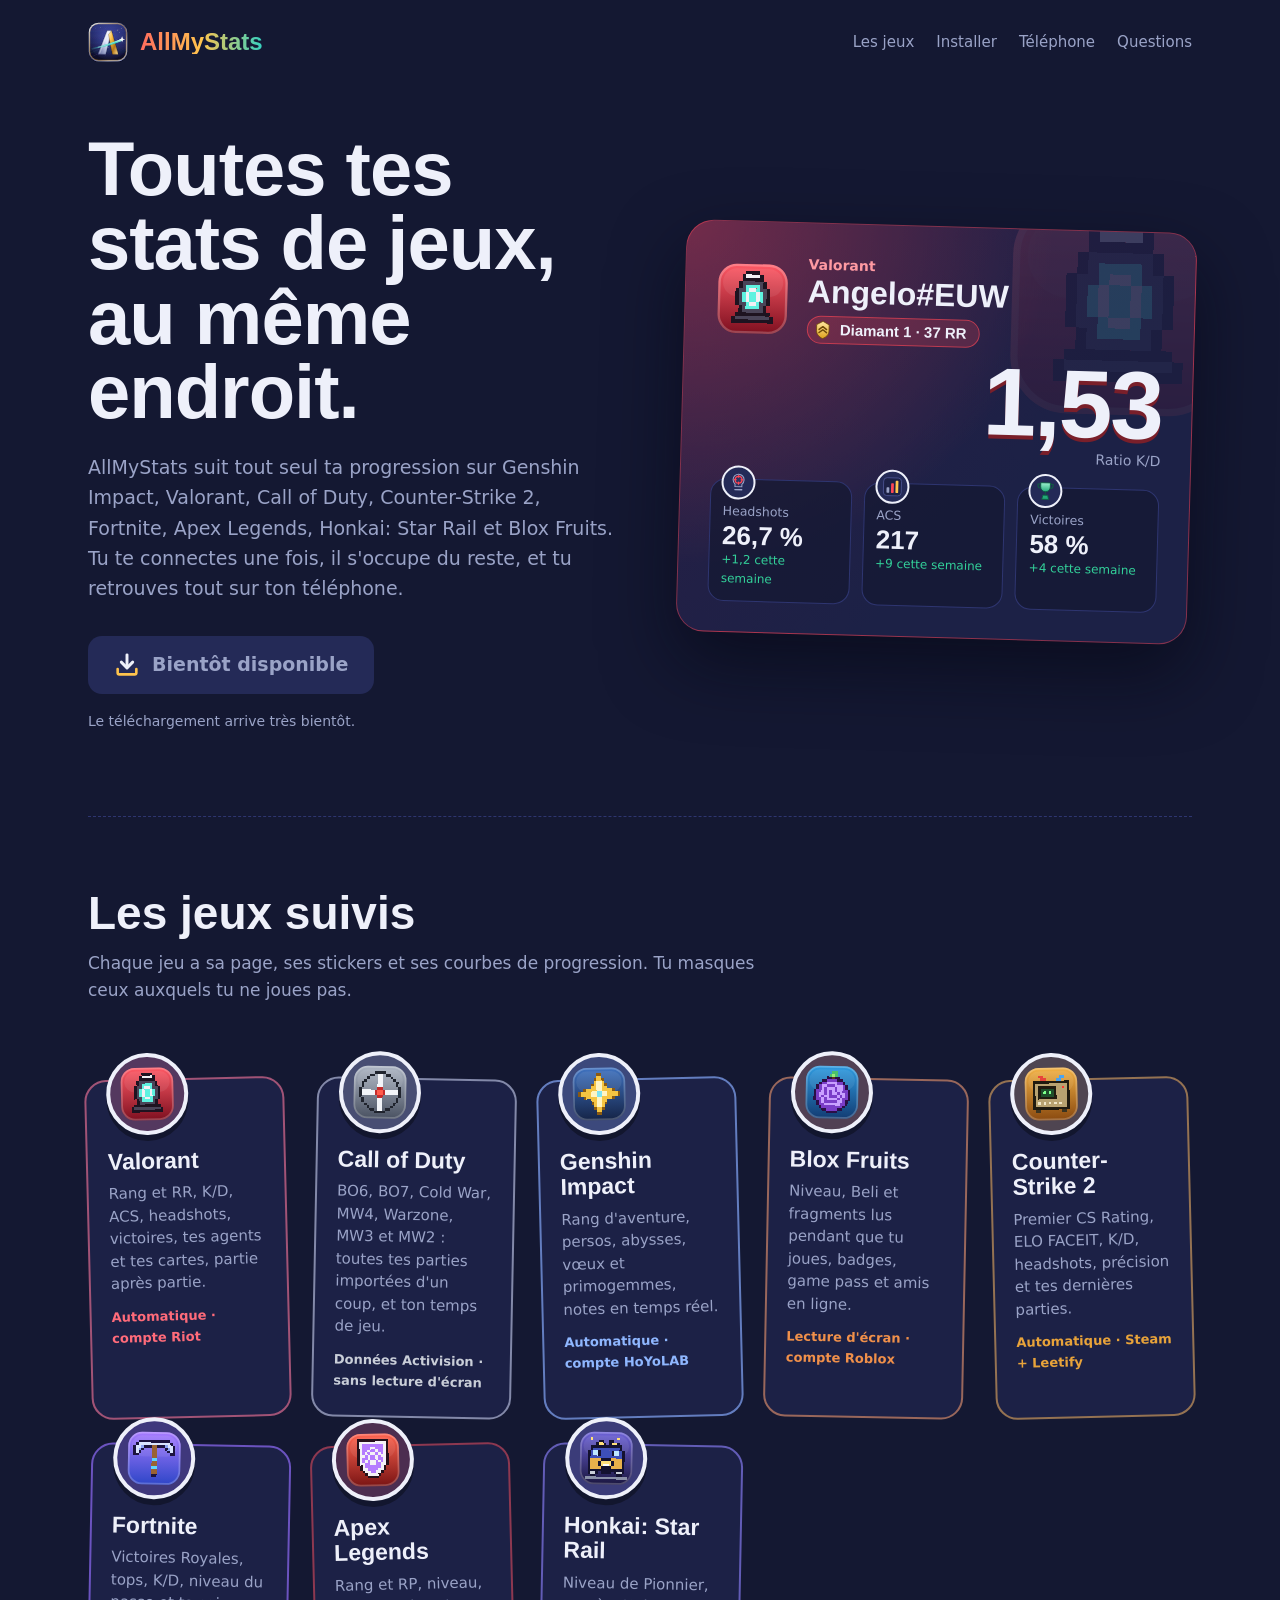
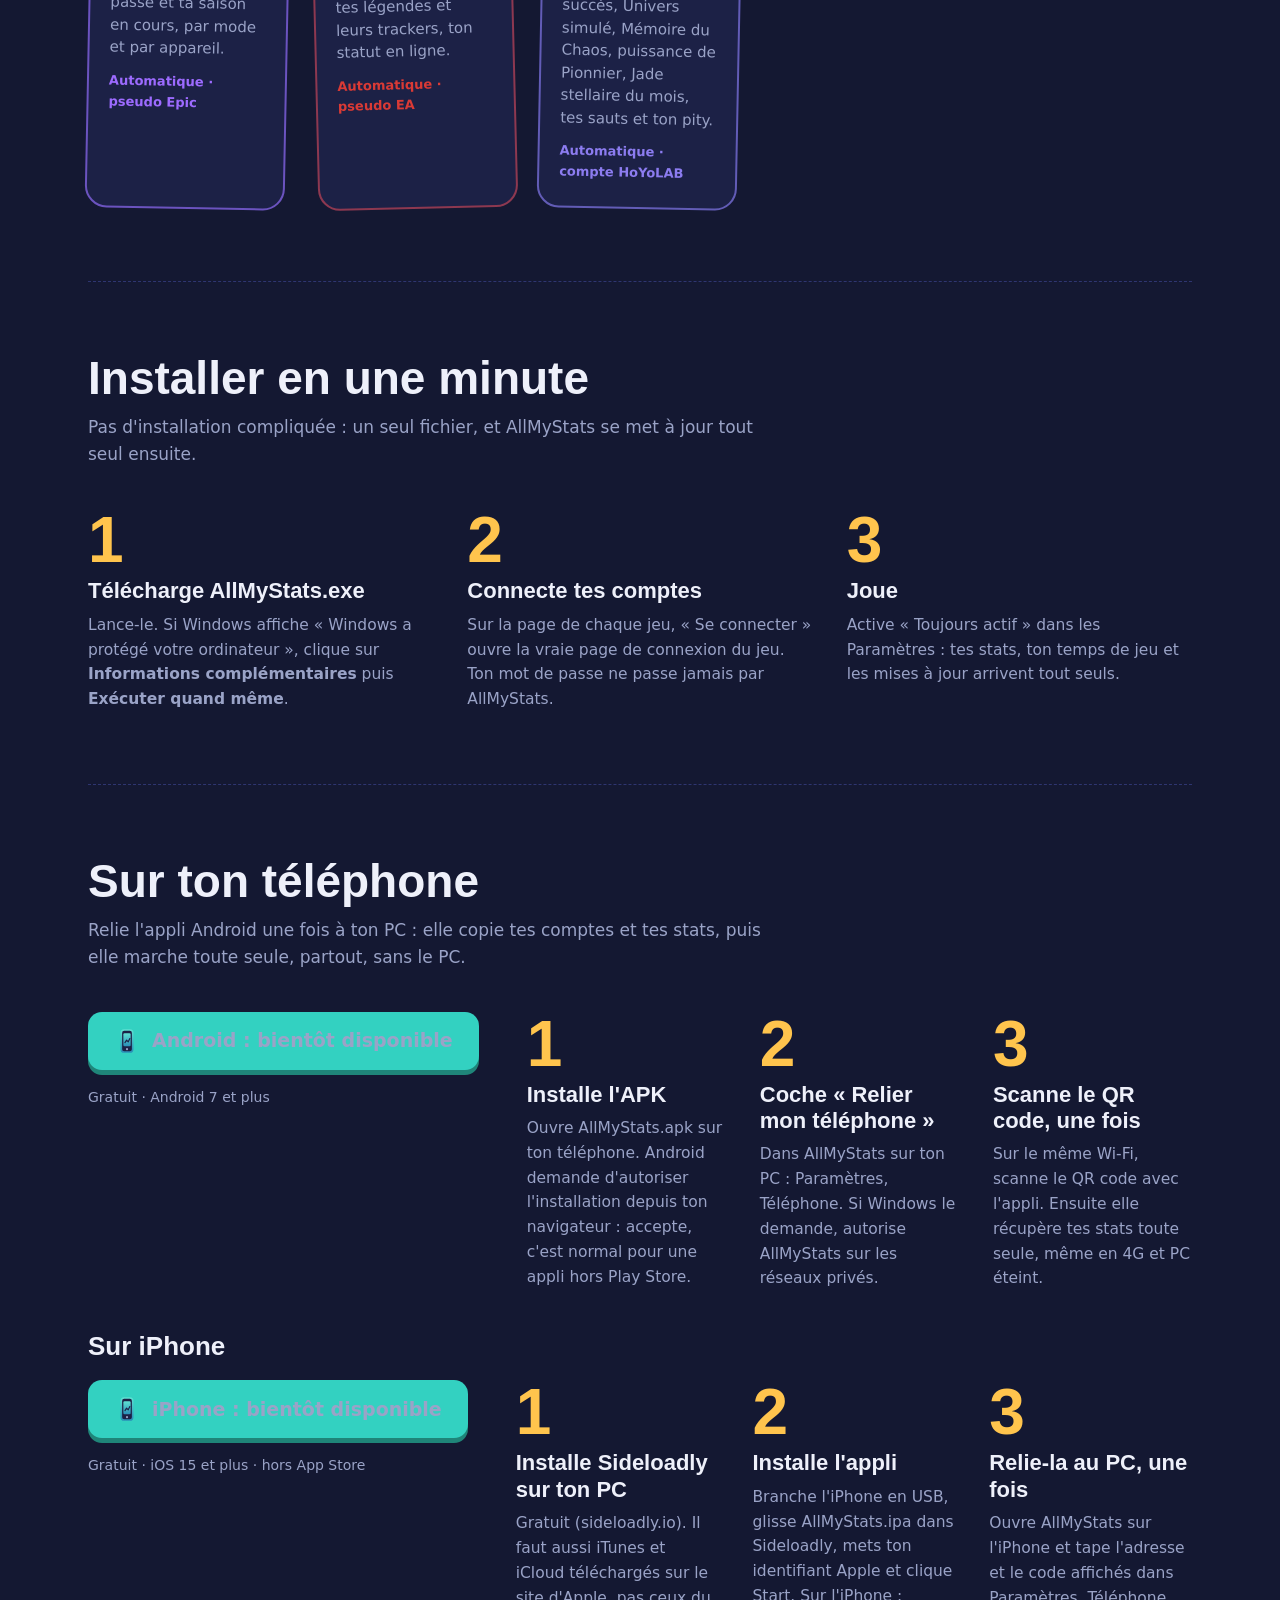
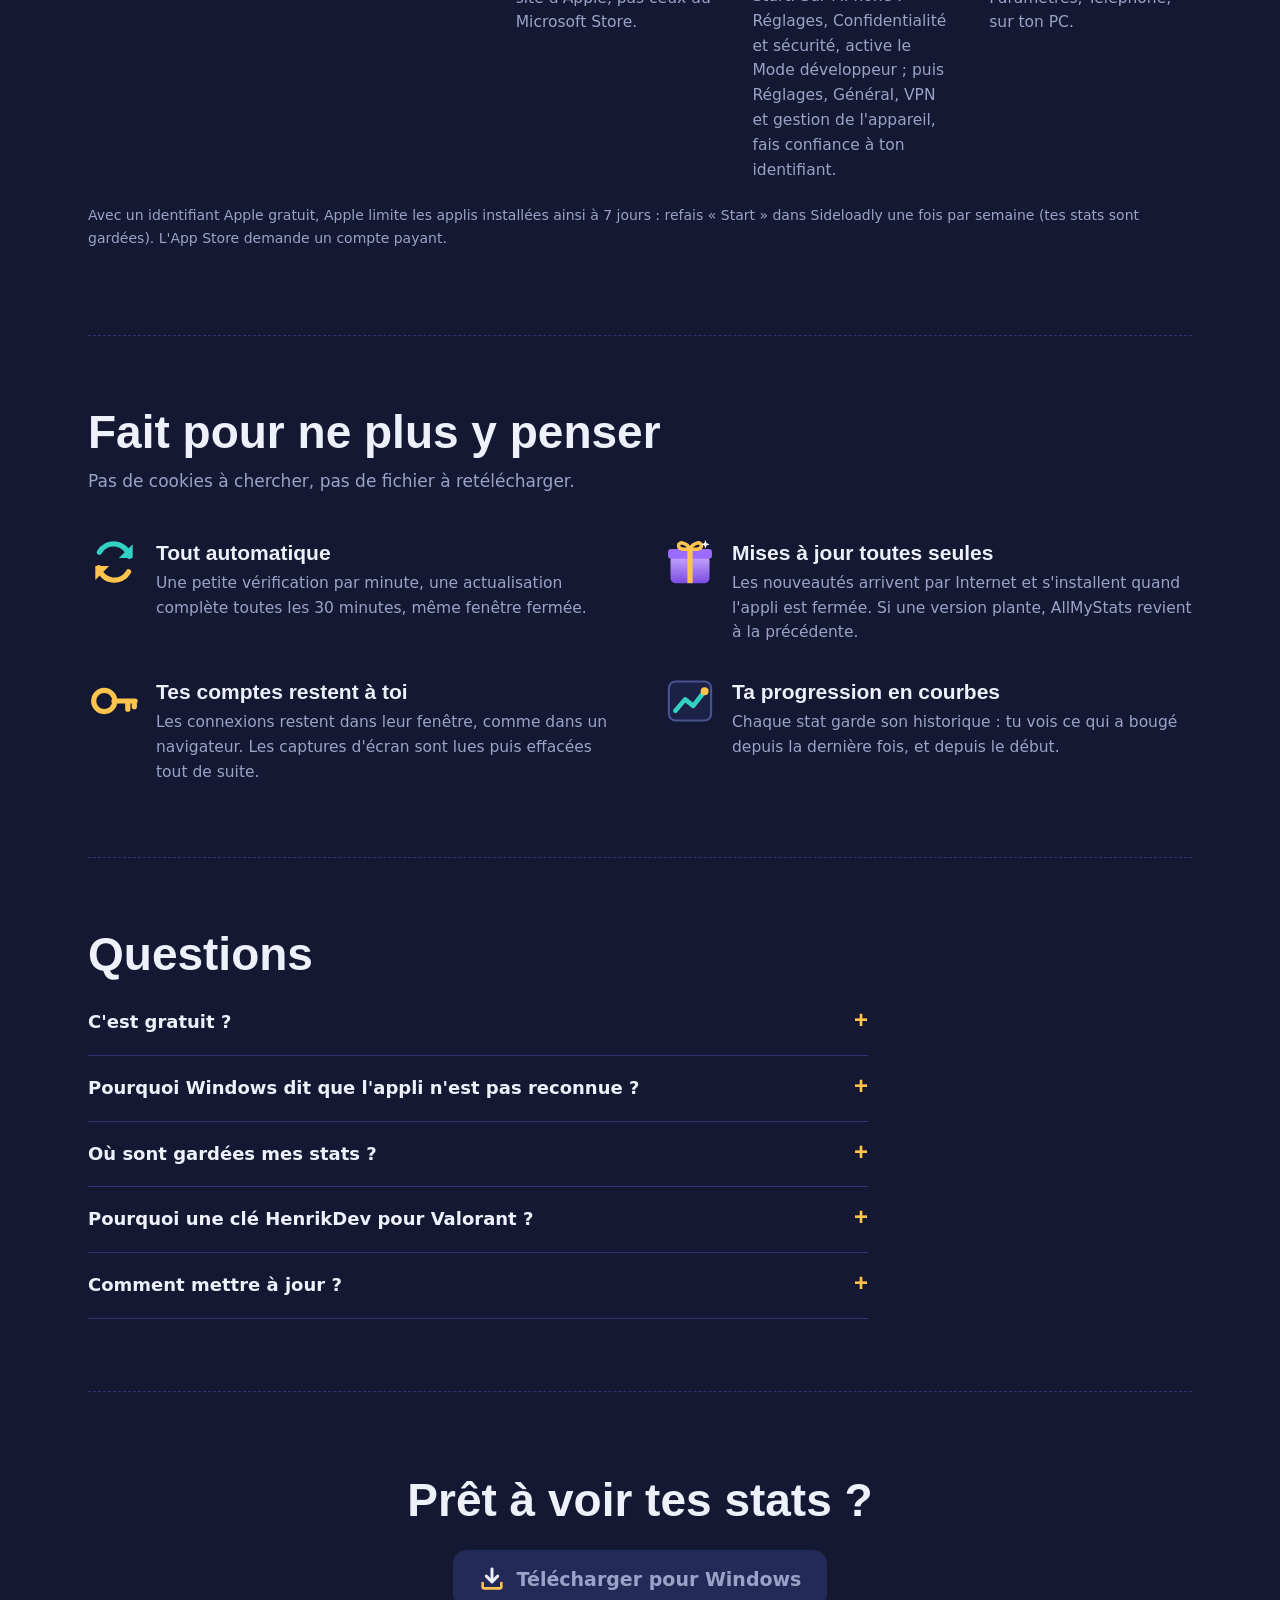
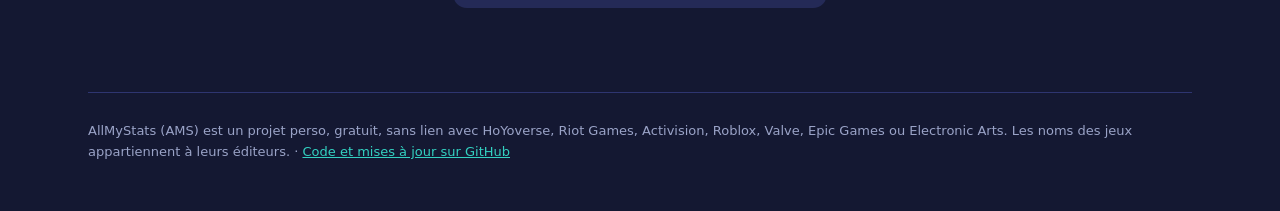
<file: index.html>
<!DOCTYPE html>
<html lang="fr">
<head>
<meta charset="utf-8">
<meta name="viewport" content="width=device-width, initial-scale=1">
<title>AllMyStats : toutes tes stats de jeux au même endroit</title>
<meta name="description" content="AllMyStats (AMS) est une appli Windows gratuite, avec son appli Android, qui suit toute seule tes stats sur Genshin Impact, Honkai: Star Rail, Valorant, Call of Duty, Counter-Strike 2, Fortnite, Apex Legends et Blox Fruits.">
<link rel="icon" href="icone.png">
<style>
  :root {
    --nuit: #141832; --encre: #1C2146; --encre-2: #242A57; --trait: #2E3570;
    --brume: #9AA3C7; --craie: #EEF0FA; --corail: #FF6B5E; --or: #FFC44D; --turquoise: #33D1C1; --vert: #33D19A;
    --f-chiffres: "Bahnschrift SemiCondensed", "Bahnschrift", "Arial Narrow", "Roboto Condensed", sans-serif;
    --f-texte: "Segoe UI Variable Text", "Segoe UI", system-ui, -apple-system, sans-serif;
  }
  * { box-sizing: border-box; }
  html { scroll-behavior: smooth; }
  body { margin: 0; overflow-x: hidden; background: var(--nuit); color: var(--craie); font: 17px/1.6 var(--f-texte); }
  a { color: var(--turquoise); }
  :focus-visible { outline: 3px solid var(--or); outline-offset: 3px; border-radius: 6px; }
  svg.emoji { display: block; width: 100%; height: 100%; }
  .page { max-width: 1160px; margin: 0 auto; padding: 0 28px; }

  /* ---------- en-tête */
  header { display: flex; align-items: center; justify-content: space-between; padding: 22px 0; }
  .marque { display: flex; align-items: center; gap: 12px; text-decoration: none; color: inherit; }
  .marque .logo { width: 40px; height: 40px; }
  .marque b { font: 700 24px/1 var(--f-chiffres);
    background: linear-gradient(90deg, var(--corail), var(--or) 50%, var(--turquoise)); -webkit-background-clip: text; background-clip: text; color: transparent; }
  header nav { display: flex; gap: 22px; font-size: 15px; }
  header nav a { color: var(--brume); text-decoration: none; }
  header nav a:hover { color: var(--craie); }

  /* ---------- héros : le texte, et une vraie carte de joueur */
  .heros { display: grid; grid-template-columns: 1.05fr 1fr; gap: 56px; align-items: center; padding: 48px 0 84px; }
  h1 { font: 700 clamp(44px, 6vw, 76px)/.98 var(--f-chiffres); letter-spacing: -1px; margin: 0 0 22px; }
  .heros p.intro { color: var(--brume); font-size: 19px; max-width: 34em; margin: 0 0 32px; }
  .telecharger { display: inline-flex; align-items: center; gap: 12px; padding: 16px 26px; border-radius: 14px;
    background: var(--corail); color: #1A0F14; font: 700 19px/1 var(--f-texte); text-decoration: none;
    box-shadow: 0 5px 0 #A63A30; transition: transform .12s, box-shadow .12s; }
  .telecharger:hover { transform: translateY(2px); box-shadow: 0 3px 0 #A63A30; }
  .telecharger:active { transform: translateY(5px); box-shadow: none; }
  .telecharger .ico { width: 26px; height: 26px; }
  .telecharger[aria-disabled="true"] { background: var(--encre-2); color: var(--brume); box-shadow: none; pointer-events: none; }
  .meta { color: var(--brume); font-size: 14px; margin-top: 16px; }

  .carte { position: relative; border-radius: 28px; padding: 30px; overflow: hidden;
    background: radial-gradient(120% 140% at 0% 0%, rgba(255,70,85,.34), transparent 60%), linear-gradient(135deg, #2A1E45, var(--encre) 65%);
    border: 1.5px solid rgba(255,70,85,.45); transform: rotate(1.6deg); box-shadow: 0 30px 70px rgba(5,7,20,.6); }
  .carte .filigrane { position: absolute; right: -40px; top: -40px; width: 230px; height: 230px; opacity: .14; }
  .carte .haut { display: flex; gap: 18px; align-items: center; position: relative; }
  .carte .emblem { width: 74px; height: 74px; flex: none; }
  .carte .jeu { color: #FF9AA2; font-weight: 600; font-size: 14px; }
  .carte .pseudo { font: 700 32px/1.05 var(--f-chiffres); }
  .carte .rang { display: inline-flex; align-items: center; gap: 7px; margin-top: 6px; padding: 3px 12px 3px 5px; border-radius: 999px;
    font: 700 15px/1.3 var(--f-chiffres); background: rgba(255,70,85,.2); border: 1.5px solid rgba(255,70,85,.6); }
  .carte .rang .ico { width: 20px; height: 20px; }
  .carte .vedette { position: relative; text-align: right; margin: 6px 0 18px; }
  .carte .vedette .chiffre { font: 700 96px/.9 var(--f-chiffres); letter-spacing: -2px; text-shadow: 0 4px 0 #7A1F2A; }
  .carte .vedette .libelle { color: var(--brume); font-size: 14px; }
  .carte .tuiles { position: relative; display: grid; grid-template-columns: repeat(3, 1fr); gap: 12px; }
  .tuile { background: rgba(20,24,50,.75); border: 1.5px solid var(--trait); border-radius: 16px; padding: 22px 12px 12px; position: relative; }
  .tuile .sticker { position: absolute; top: -14px; left: 10px; width: 34px; height: 34px; border-radius: 50%; padding: 4px;
    background: var(--encre-2); border: 2px solid var(--craie); }
  .tuile .nom { color: var(--brume); font-size: 12.5px; }
  .tuile .val { font: 700 26px/1.1 var(--f-chiffres); }
  .tuile .delta { color: var(--vert); font-size: 12px; }

  /* ---------- sections */
  section { padding: 72px 0; border-top: 1px dashed var(--trait); }
  h2 { font: 700 clamp(32px, 4vw, 46px)/1.05 var(--f-chiffres); margin: 0 0 12px; }
  .chapeau { color: var(--brume); max-width: 40em; margin: 0 0 40px; }

  /* La planche de stickers : un sticker par jeu */
  .planche { display: grid; grid-template-columns: repeat(auto-fit, minmax(200px, 1fr)); gap: 26px; }
  .sticker-jeu { --c: var(--brume); background: var(--encre); border-radius: 22px; padding: 26px 20px 22px; position: relative;
    border: 2px solid color-mix(in srgb, var(--c) 55%, var(--trait)); }
  .sticker-jeu:nth-child(odd) { transform: rotate(-1.4deg); }
  .sticker-jeu:nth-child(even) { transform: rotate(1.1deg); }
  .sticker-jeu .rond { width: 82px; height: 82px; border-radius: 50%; padding: 9px; margin: -54px 0 14px;
    background: color-mix(in srgb, var(--c) 22%, var(--encre-2)); border: 4px solid var(--craie); box-shadow: 0 6px 0 rgba(0,0,0,.35); }
  .sticker-jeu h3 { font: 700 23px/1.1 var(--f-chiffres); margin: 0 0 8px; }
  .sticker-jeu p { margin: 0; color: var(--brume); font-size: 15px; line-height: 1.5; }
  .sticker-jeu .comment { display: inline-block; margin-top: 12px; font-size: 13px; font-weight: 600; color: var(--c); }
  .planche { padding-top: 34px; }

  /* Étapes */
  .etapes { list-style: none; margin: 0; padding: 0; display: grid; grid-template-columns: repeat(3, 1fr); gap: 34px; counter-reset: e; }
  .etapes li { counter-increment: e; position: relative; padding-top: 70px; }
  .etapes li::before { content: counter(e); position: absolute; top: 0; left: 0; font: 700 64px/1 var(--f-chiffres); color: var(--or); }
  .etapes h3 { font: 700 22px/1.2 var(--f-chiffres); margin: 0 0 8px; }
  .etapes p { margin: 0; color: var(--brume); font-size: 15.5px; }

  /* Points forts */
  .forts { display: grid; grid-template-columns: 1fr 1fr; gap: 30px 48px; }
  .fort { display: grid; grid-template-columns: 52px 1fr; gap: 16px; align-items: start; }
  .fort .ico { width: 52px; height: 52px; }
  .fort h3 { font: 700 21px/1.2 var(--f-chiffres); margin: 4px 0 6px; }
  .fort p { margin: 0; color: var(--brume); font-size: 15.5px; }

  /* Questions */
  .questions { max-width: 780px; }
  details { border-bottom: 1px solid var(--trait); padding: 18px 0; }
  summary { cursor: pointer; font-weight: 600; font-size: 18px; list-style: none; display: flex; justify-content: space-between; gap: 16px; }
  summary::-webkit-details-marker { display: none; }
  summary::after { content: "+"; color: var(--or); font: 700 24px/1 var(--f-chiffres); }
  details[open] summary::after { content: "–"; }
  details p, details ol { color: var(--brume); margin: 12px 0 0; font-size: 15.5px; }
  details ol { padding-left: 22px; }

  /* Bas de page */
  .tel { display: grid; grid-template-columns: auto 1fr; gap: 48px; align-items: start; margin-bottom: 22px; }
  .tel .telecharger { background: var(--turquoise); box-shadow: 0 5px 0 #1F8579; }
  .tel .telecharger:hover { box-shadow: 0 3px 0 #1F8579; }
  .sous-titre { font: 700 26px/1.2 var(--f-chiffres); margin: 40px 0 18px; }
  @media (max-width: 860px) { .tel { grid-template-columns: 1fr; gap: 28px; } }
  .final { text-align: center; padding: 84px 0; border-top: 1px dashed var(--trait); }
  .final h2 { margin-bottom: 26px; }
  footer { color: var(--brume); font-size: 13px; padding: 28px 0 48px; border-top: 1px solid var(--trait); line-height: 1.6; }

  @media (max-width: 900px) {
    .heros { grid-template-columns: 1fr; gap: 48px; padding-top: 24px; }
    .etapes, .forts { grid-template-columns: 1fr; }
    header nav { display: none; }
  }
  @media (max-width: 480px) {
    .page { padding: 0 18px; }
    .carte .tuiles { grid-template-columns: 1fr 1fr; }
    .carte .vedette .chiffre { font-size: 72px; }
  }
  @media (prefers-reduced-motion: reduce) {
    html { scroll-behavior: auto; }
    .telecharger { transition: none; }
  }
</style>
</head>
<body>
<div class="page">
  <header>
    <a class="marque" href="#"><span class="logo" data-ico="ams"></span><b>AllMyStats</b></a>
    <nav aria-label="Sections">
      <a href="#jeux">Les jeux</a><a href="#installer">Installer</a><a href="#telephone">Téléphone</a><a href="#questions">Questions</a>
    </nav>
  </header>

  <main>
    <div class="heros">
      <div>
        <h1>Toutes tes stats de jeux, au même endroit.</h1>
        <p class="intro">AllMyStats suit tout seul ta progression sur Genshin Impact, Valorant, Call of Duty,
          Counter-Strike 2, Fortnite, Apex Legends, Honkai: Star Rail et Blox Fruits. Tu te connectes une fois, il s'occupe du reste,
          et tu retrouves tout sur ton téléphone.</p>
        <a class="telecharger" id="telecharger" href="#installer">
          <span class="ico" data-ico="telecharger"></span><span id="texte-telecharger">Télécharger pour Windows</span></a>
        <div class="meta" id="meta">Gratuit · Windows 10 et 11</div>
      </div>

      <div class="carte" aria-label="Exemple de carte de joueur dans AllMyStats">
        <span class="filigrane" data-ico="jeu_valorant"></span>
        <div class="haut">
          <span class="emblem" data-ico="jeu_valorant"></span>
          <div>
            <div class="jeu">Valorant</div>
            <div class="pseudo">Angelo#EUW</div>
            <div class="rang"><span class="ico" data-ico="valo_rang"></span>Diamant 1 · 37 RR</div>
          </div>
        </div>
        <div class="vedette"><div class="chiffre">1,53</div><div class="libelle">Ratio K/D</div></div>
        <div class="tuiles">
          <div class="tuile"><span class="sticker" data-ico="valo_tete"></span><div class="nom">Headshots</div><div class="val">26,7 %</div><div class="delta">+1,2 cette semaine</div></div>
          <div class="tuile"><span class="sticker" data-ico="valo_acs"></span><div class="nom">ACS</div><div class="val">217</div><div class="delta">+9 cette semaine</div></div>
          <div class="tuile"><span class="sticker" data-ico="valo_victoire"></span><div class="nom">Victoires</div><div class="val">58 %</div><div class="delta">+4 cette semaine</div></div>
        </div>
      </div>
    </div>

    <section id="jeux">
      <h2>Les jeux suivis</h2>
      <p class="chapeau">Chaque jeu a sa page, ses stickers et ses courbes de progression. Tu masques ceux auxquels tu ne joues pas.</p>
      <div class="planche">
        <article class="sticker-jeu" style="--c:#FF6B7A">
          <div class="rond" data-ico="jeu_valorant"></div>
          <h3>Valorant</h3>
          <p>Rang et RR, K/D, ACS, headshots, victoires, tes agents et tes cartes, partie après partie.</p>
          <span class="comment">Automatique · compte Riot</span>
        </article>
        <article class="sticker-jeu" style="--c:#C9CED8">
          <div class="rond" data-ico="famille_call_of_duty"></div>
          <h3>Call of Duty</h3>
          <p>BO6, BO7, Cold War, MW4, Warzone, MW3 et MW2 : toutes tes parties importées d'un coup, et ton temps de jeu.</p>
          <span class="comment">Données Activision · sans lecture d'écran</span>
        </article>
        <article class="sticker-jeu" style="--c:#8FB7FF">
          <div class="rond" data-ico="jeu_genshin"></div>
          <h3>Genshin Impact</h3>
          <p>Rang d'aventure, persos, abysses, vœux et primogemmes, notes en temps réel.</p>
          <span class="comment">Automatique · compte HoYoLAB</span>
        </article>
        <article class="sticker-jeu" style="--c:#F0904A">
          <div class="rond" data-ico="jeu_bloxfruits"></div>
          <h3>Blox Fruits</h3>
          <p>Niveau, Beli et fragments lus pendant que tu joues, badges, game pass et amis en ligne.</p>
          <span class="comment">Lecture d'écran · compte Roblox</span>
        </article>
        <article class="sticker-jeu" style="--c:#E8A33A">
          <div class="rond" data-ico="jeu_cs2"></div>
          <h3>Counter-Strike 2</h3>
          <p>Premier CS Rating, ELO FACEIT, K/D, headshots, précision et tes dernières parties.</p>
          <span class="comment">Automatique · Steam + Leetify</span>
        </article>
        <article class="sticker-jeu" style="--c:#9D6BFF">
          <div class="rond" data-ico="jeu_fortnite"></div>
          <h3>Fortnite</h3>
          <p>Victoires Royales, tops, K/D, niveau du passe et ta saison en cours, par mode et par appareil.</p>
          <span class="comment">Automatique · pseudo Epic</span>
        </article>
        <article class="sticker-jeu" style="--c:#DA3A35">
          <div class="rond" data-ico="jeu_apex"></div>
          <h3>Apex Legends</h3>
          <p>Rang et RP, niveau, tes légendes et leurs trackers, ton statut en ligne.</p>
          <span class="comment">Automatique · pseudo EA</span>
        </article>
        <article class="sticker-jeu" style="--c:#8C7CF0">
          <div class="rond" data-ico="jeu_starrail"></div>
          <h3>Honkai: Star Rail</h3>
          <p>Niveau de Pionnier, succès, Univers simulé, Mémoire du Chaos, puissance de Pionnier, Jade stellaire du mois, tes sauts et ton pity.</p>
          <span class="comment">Automatique · compte HoYoLAB</span>
        </article>
      </div>
    </section>

    <section id="installer">
      <h2>Installer en une minute</h2>
      <p class="chapeau">Pas d'installation compliquée : un seul fichier, et AllMyStats se met à jour tout seul ensuite.</p>
      <ol class="etapes">
        <li><h3>Télécharge AllMyStats.exe</h3>
          <p>Lance-le. Si Windows affiche « Windows a protégé votre ordinateur », clique sur
            <b>Informations complémentaires</b> puis <b>Exécuter quand même</b>.</p></li>
        <li><h3>Connecte tes comptes</h3>
          <p>Sur la page de chaque jeu, « Se connecter » ouvre la vraie page de connexion du jeu.
            Ton mot de passe ne passe jamais par AllMyStats.</p></li>
        <li><h3>Joue</h3>
          <p>Active « Toujours actif » dans les Paramètres : tes stats, ton temps de jeu et les mises à jour
            arrivent tout seuls.</p></li>
      </ol>
    </section>

    <section id="telephone">
      <h2>Sur ton téléphone</h2>
      <p class="chapeau">Relie l'appli Android une fois à ton PC : elle copie tes comptes et tes stats, puis elle marche
        toute seule, partout, sans le PC.</p>
      <div class="tel">
        <div>
          <a class="telecharger" id="telecharger-android" href="#telephone">
            <span class="ico" data-ico="telephone"></span><span id="texte-android">Télécharger pour Android</span></a>
          <div class="meta" id="meta-android">Gratuit · Android 7 et plus</div>
        </div>
        <ol class="etapes">
          <li><h3>Installe l'APK</h3>
            <p>Ouvre AllMyStats.apk sur ton téléphone. Android demande d'autoriser l'installation depuis ton
              navigateur : accepte, c'est normal pour une appli hors Play Store.</p></li>
          <li><h3>Coche « Relier mon téléphone »</h3>
            <p>Dans AllMyStats sur ton PC : Paramètres, Téléphone. Si Windows le demande, autorise AllMyStats sur les
              réseaux privés.</p></li>
          <li><h3>Scanne le QR code, une fois</h3>
            <p>Sur le même Wi-Fi, scanne le QR code avec l'appli. Ensuite elle récupère tes stats toute seule, même en
              4G et PC éteint.</p></li>
        </ol>
      </div>
      <h3 class="sous-titre" id="iphone">Sur iPhone</h3>
      <div class="tel">
        <div>
          <a class="telecharger" id="telecharger-ios" href="#iphone">
            <span class="ico" data-ico="telephone"></span><span id="texte-ios">Télécharger pour iPhone</span></a>
          <div class="meta" id="meta-ios">Gratuit · iOS 15 et plus · hors App Store</div>
        </div>
        <ol class="etapes">
          <li><h3>Installe Sideloadly sur ton PC</h3>
            <p>Gratuit (sideloadly.io). Il faut aussi iTunes et iCloud téléchargés sur le site d'Apple, pas ceux du
              Microsoft Store.</p></li>
          <li><h3>Installe l'appli</h3>
            <p>Branche l'iPhone en USB, glisse AllMyStats.ipa dans Sideloadly, mets ton identifiant Apple et clique
              Start. Sur l'iPhone : Réglages, Confidentialité et sécurité, active le Mode développeur ; puis Réglages,
              Général, VPN et gestion de l'appareil, fais confiance à ton identifiant.</p></li>
          <li><h3>Relie-la au PC, une fois</h3>
            <p>Ouvre AllMyStats sur l'iPhone et tape l'adresse et le code affichés dans Paramètres, Téléphone, sur ton PC.</p></li>
        </ol>
      </div>
      <p class="meta">Avec un identifiant Apple gratuit, Apple limite les applis installées ainsi à 7 jours : refais
        « Start » dans Sideloadly une fois par semaine (tes stats sont gardées). L'App Store demande un compte payant.</p>
    </section>

    <section>
      <h2>Fait pour ne plus y penser</h2>
      <p class="chapeau">Pas de cookies à chercher, pas de fichier à retélécharger.</p>
      <div class="forts">
        <div class="fort"><span class="ico" data-ico="actualiser"></span><div>
          <h3>Tout automatique</h3><p>Une petite vérification par minute, une actualisation complète toutes les 30 minutes,
            même fenêtre fermée.</p></div></div>
        <div class="fort"><span class="ico" data-ico="maj"></span><div>
          <h3>Mises à jour toutes seules</h3><p>Les nouveautés arrivent par Internet et s'installent quand l'appli est
            fermée. Si une version plante, AllMyStats revient à la précédente.</p></div></div>
        <div class="fort"><span class="ico" data-ico="cle"></span><div>
          <h3>Tes comptes restent à toi</h3><p>Les connexions restent dans leur fenêtre, comme dans un navigateur.
            Les captures d'écran sont lues puis effacées tout de suite.</p></div></div>
        <div class="fort"><span class="ico" data-ico="graphique"></span><div>
          <h3>Ta progression en courbes</h3><p>Chaque stat garde son historique : tu vois ce qui a bougé depuis la
            dernière fois, et depuis le début.</p></div></div>
      </div>
    </section>

    <section id="questions">
      <h2>Questions</h2>
      <div class="questions">
        <details><summary>C'est gratuit ?</summary>
          <p>Oui, entièrement. Pas de compte AllMyStats, pas de pub.</p></details>
        <details><summary>Pourquoi Windows dit que l'appli n'est pas reconnue ?</summary>
          <p>AllMyStats n'a pas de signature numérique payante, donc Windows SmartScreen ne la connaît pas encore.
            Clique sur <b>Informations complémentaires</b> puis <b>Exécuter quand même</b>. Télécharge-la
            uniquement depuis cette page.</p></details>
        <details><summary>Où sont gardées mes stats ?</summary>
          <p>Sur ton PC uniquement, dans le dossier AllMyStats de %APPDATA%. Rien n'est envoyé ailleurs.</p></details>
        <details><summary>Pourquoi une clé HenrikDev pour Valorant ?</summary>
          <p>Riot ne donne pas d'accès direct aux stats Valorant pour ce genre d'appli. HenrikDev est l'API utilisée par
            les trackers : la clé est gratuite (api.henrikdev.xyz, Dashboard, API Keys) et se colle une seule fois dans
            les Réglages de Valorant.</p></details>
        <details><summary>Comment mettre à jour ?</summary>
          <p>Tu n'as rien à faire : AllMyStats vérifie toutes les 10 minutes. Pour l'avoir tout de suite :
            Paramètres, Mises à jour, Vérifier maintenant.</p></details>
      </div>
    </section>

    <div class="final">
      <h2>Prêt à voir tes stats ?</h2>
      <a class="telecharger" id="telecharger-2" href="#installer">
        <span class="ico" data-ico="telecharger"></span><span>Télécharger pour Windows</span></a>
    </div>
  </main>

  <footer>
    AllMyStats (AMS) est un projet perso, gratuit, sans lien avec HoYoverse, Riot Games, Activision, Roblox,
    Valve, Epic Games ou Electronic Arts. Les noms des jeux appartiennent à leurs éditeurs.
    · <a href="https://github.com/Angelotkkt/AllMyStats">Code et mises à jour sur GitHub</a>
  </footer>
</div>

<script src="icones.js"></script>
<script>
  // Les emojis maison de l'appli
  document.querySelectorAll("[data-ico]").forEach((el) => { el.innerHTML = ICONES[el.dataset.ico] || ""; });

  // Le bouton pointe vers la dernière version publiée (fichier AllMyStats.exe d'une « Release » GitHub)
  const DEPOT = "Angelotkkt/AllMyStats";
  const boutons = [document.getElementById("telecharger"), document.getElementById("telecharger-2")];
  // D'abord la publication « windows » (fabriquée automatiquement), sinon la dernière publication
  fetch(`https://api.github.com/repos/${DEPOT}/releases/tags/windows`)
    .then((r) => (r.ok ? r.json() : null))
    .then((rel) => rel?.assets?.some((a) => /\.exe$/i.test(a.name)) ? rel
      : fetch(`https://api.github.com/repos/${DEPOT}/releases/latest`).then((r) => (r.ok ? r.json() : null)))
    .then((rel) => {
      const exe = rel?.assets?.find((a) => /\.exe$/i.test(a.name));
      if (!exe) throw new Error("pas encore de fichier");
      boutons.forEach((b) => { b.href = exe.browser_download_url; });
      const mo = (exe.size / 1048576).toLocaleString("fr-FR", { maximumFractionDigits: 1 });
      document.getElementById("meta").textContent =
        `${rel.tag_name === "windows" ? "Dernière version" : "Version " + rel.tag_name.replace(/^v/, "")} · ${mo} Mo · Gratuit · Windows 10 et 11`;
    })
    .catch(() => {
      boutons.forEach((b) => { b.setAttribute("aria-disabled", "true"); b.removeAttribute("href"); });
      document.getElementById("texte-telecharger").textContent = "Bientôt disponible";
      document.getElementById("meta").textContent = "Le téléchargement arrive très bientôt.";
    });
  // L'appli Android : le fichier AllMyStats.apk de la publication « android »
  fetch(`https://api.github.com/repos/${DEPOT}/releases/tags/android`)
    .then((r) => (r.ok ? r.json() : null))
    .then((rel) => {
      const apk = rel?.assets?.find((a) => /\.apk$/i.test(a.name));
      if (!apk) throw new Error("pas encore d'APK");
      document.getElementById("telecharger-android").href = apk.browser_download_url;
      const mo = (apk.size / 1048576).toLocaleString("fr-FR", { maximumFractionDigits: 1 });
      document.getElementById("meta-android").textContent = `${mo} Mo · Gratuit · Android 7 et plus`;
    })
    .catch(() => {
      const b = document.getElementById("telecharger-android");
      b.setAttribute("aria-disabled", "true"); b.removeAttribute("href");
      document.getElementById("texte-android").textContent = "Android : bientôt disponible";
    });
  // L'appli iPhone : le fichier AllMyStats.ipa de la publication « ios »
  fetch(`https://api.github.com/repos/${DEPOT}/releases/tags/ios`)
    .then((r) => (r.ok ? r.json() : null))
    .then((rel) => {
      const ipa = rel?.assets?.find((a) => /\.ipa$/i.test(a.name));
      if (!ipa) throw new Error("pas encore d'IPA");
      document.getElementById("telecharger-ios").href = ipa.browser_download_url;
      const mo = (ipa.size / 1048576).toLocaleString("fr-FR", { maximumFractionDigits: 1 });
      document.getElementById("meta-ios").textContent = `${mo} Mo · Gratuit · iOS 15 et plus · hors App Store`;
    })
    .catch(() => {
      const b = document.getElementById("telecharger-ios");
      b.setAttribute("aria-disabled", "true"); b.removeAttribute("href");
      document.getElementById("texte-ios").textContent = "iPhone : bientôt disponible";
    });
  fetch("maj.json").then((r) => r.json()).then((m) => {
    const meta = document.getElementById("meta");
    if (!/Version/.test(meta.textContent) && !/bientôt/.test(meta.textContent)) meta.textContent = `Version ${m.version} · ` + meta.textContent;
  }).catch(() => {});
</script>
</body>
</html>
</file>
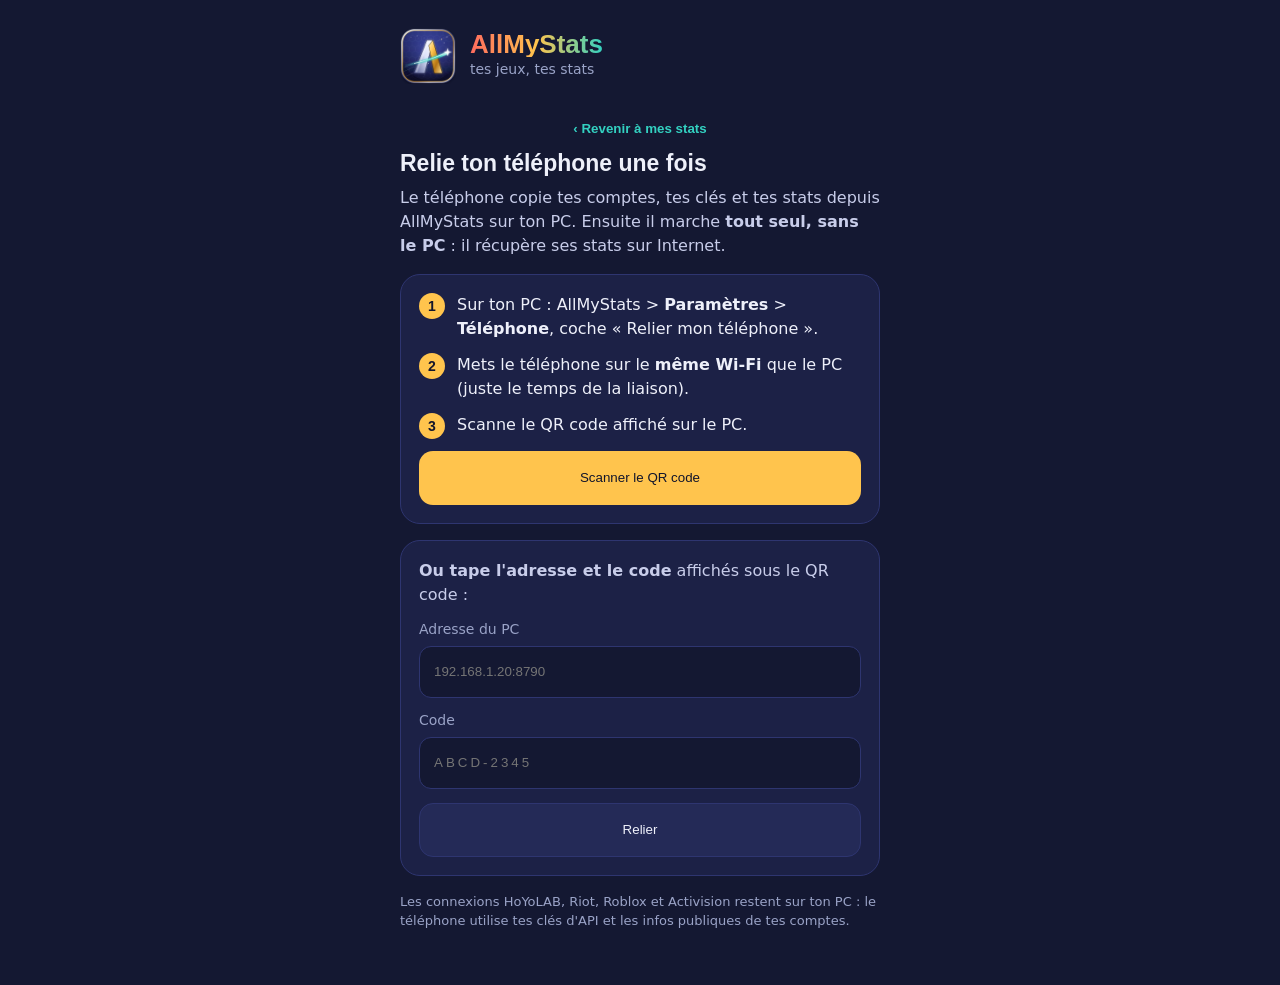
<file: android/app/src/main/assets/accueil.html>
<!doctype html>
<html lang="fr">
<head>
<meta charset="utf-8">
<meta name="viewport" content="width=device-width, initial-scale=1">
<title>AllMyStats</title>
<link rel="stylesheet" href="style.css">
</head>
<body>
<main>
  <div class="marque"><img src="icone.png" alt=""><div><b>AllMyStats</b><small>tes jeux, tes stats</small></div></div>
  <button class="lien-retour" id="retour" hidden>‹ Revenir à mes stats</button>
  <h1 id="titre">Relie ton téléphone une fois</h1>
  <p id="intro">Le téléphone copie tes comptes, tes clés et tes stats depuis AllMyStats sur ton PC.
    Ensuite il marche <b>tout seul, sans le PC</b> : il récupère ses stats sur Internet.</p>

  <div class="carte">
    <div class="etape"><i>1</i><span>Sur ton PC : AllMyStats &gt; <b>Paramètres</b> &gt; <b>Téléphone</b>, coche
      « Relier mon téléphone ».</span></div>
    <div class="etape"><i>2</i><span>Mets le téléphone sur le <b>même Wi-Fi</b> que le PC (juste le temps de la liaison).</span></div>
    <div class="etape"><i>3</i><span>Scanne le QR code affiché sur le PC.</span></div>
    <button class="principal" id="scanner">Scanner le QR code</button>
  </div>

  <div id="avancement" class="avancement" role="status"><span class="rond"></span><span id="texte-avancement"></span></div>
  <div id="message" class="message" role="alert"></div>

  <div class="carte">
    <p style="margin-bottom:4px"><b>Ou tape l'adresse et le code</b> affichés sous le QR code :</p>
    <label for="hote">Adresse du PC</label>
    <input id="hote" inputmode="decimal" autocomplete="off" placeholder="192.168.1.20:8790">
    <label for="code">Code</label>
    <input id="code" autocomplete="off" autocapitalize="characters" maxlength="9" placeholder="ABCD-2345">
    <button class="secondaire" id="relier" style="margin-top:14px">Relier</button>
  </div>
  <p class="petit">Les connexions HoYoLAB, Riot, Roblox et Activision restent sur ton PC : le téléphone utilise tes
    clés d'API et les infos publiques de tes comptes.</p>
  <p class="petit" id="version"></p>
</main>
<script>
  const A = window.Android;
  const msg = document.getElementById("message"), av = document.getElementById("avancement");
  window.afficherMessage = (texte) => {
    av.classList.remove("visible");
    msg.textContent = texte; msg.classList.add("visible");
    msg.scrollIntoView({ behavior: "smooth", block: "center" });
  };
  window.afficherAvancement = (texte) => {
    msg.classList.remove("visible");
    document.getElementById("texte-avancement").textContent = texte; av.classList.add("visible");
  };
  document.getElementById("scanner").onclick = () => { msg.classList.remove("visible"); A && A.scannerQr(); };
  document.getElementById("relier").onclick = () => {
    const h = document.getElementById("hote").value.trim(), c = document.getElementById("code").value.trim();
    if (!h || !c) return afficherMessage("Remplis l'adresse et le code affichés sur ton PC.");
    A && A.relierPc(h, c);
  };
  if (A) {
    if (A.dernierPc()) document.getElementById("hote").value = A.dernierPc();
    if (A.dejaLie()) {
      document.getElementById("retour").hidden = false;
      document.getElementById("titre").textContent = "Synchroniser avec ton PC";
      document.getElementById("intro").innerHTML = "Scanne de nouveau le QR code du PC pour reprendre ses nouveautés " +
        "(nouvelle clé, import Call of Duty…). Les stats du PC remplacent celles du téléphone.";
    }
    document.getElementById("retour").onclick = () => A.retour();
    document.getElementById("version").textContent = "Version " + A.version();
  }
</script>
</body>
</html>
</file>
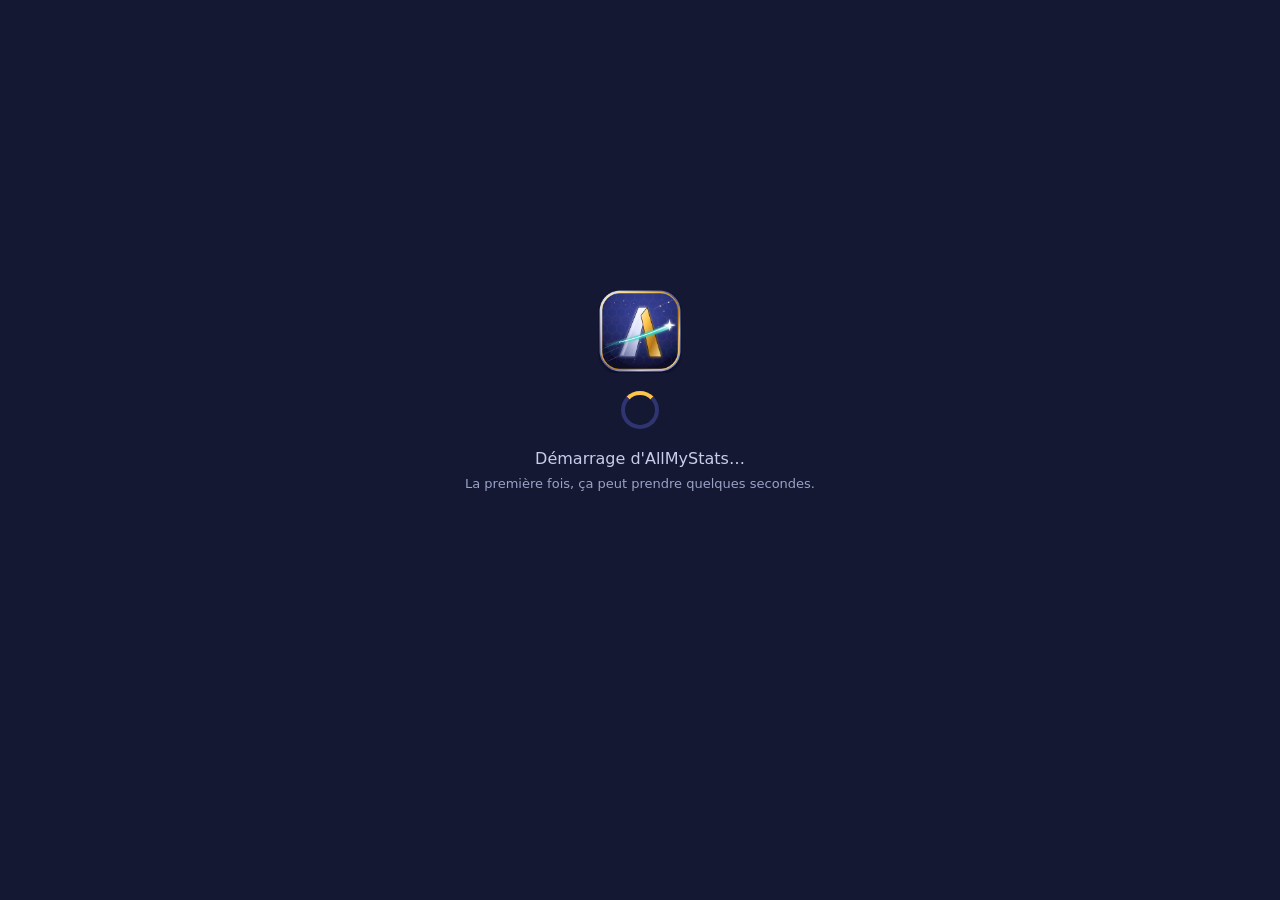
<file: android/app/src/main/assets/chargement.html>
<!doctype html>
<html lang="fr">
<head>
<meta charset="utf-8">
<meta name="viewport" content="width=device-width, initial-scale=1">
<title>AllMyStats</title>
<link rel="stylesheet" href="style.css">
</head>
<body>
<main class="centre">
  <img src="icone.png" alt="">
  <span class="rond"></span>
  <p>Démarrage d'AllMyStats…<br><span class="petit">La première fois, ça peut prendre quelques secondes.</span></p>
</main>
</body>
</html>
</file>
<file: android/app/src/main/assets/style.css>
:root { --nuit: #141832; --encre: #1C2146; --encre-2: #242A57; --trait: #2E3570; --brume: #9AA3C7; --craie: #EEF0FA;
  --corail: #FF6B5E; --or: #FFC44D; --turquoise: #33D1C1; }
* { box-sizing: border-box; }
html, body { margin: 0; min-height: 100%; background: var(--nuit); color: var(--craie);
  font: 16px/1.5 "Segoe UI", Roboto, system-ui, sans-serif; -webkit-tap-highlight-color: transparent; }
main { max-width: 520px; margin: 0 auto; padding: 28px 20px 40px; }
.marque { display: flex; align-items: center; gap: 14px; margin-bottom: 22px; }
.marque img { width: 56px; height: 56px; }
.marque b { display: block; font: 700 26px/1 "Bahnschrift", Roboto, sans-serif;
  background: linear-gradient(90deg, var(--corail), var(--or) 50%, var(--turquoise)); -webkit-background-clip: text; color: transparent; }
.marque small { color: var(--brume); font-size: 14px; }
h1 { font: 700 23px/1.2 "Bahnschrift", Roboto, sans-serif; margin: 0 0 8px; }
p { margin: 0 0 14px; color: #C8CDEA; }
.carte { background: var(--encre); border: 1.5px solid var(--trait); border-radius: 20px; padding: 18px; margin: 16px 0; }
.etape { display: flex; gap: 12px; align-items: flex-start; margin-bottom: 12px; }
.etape i { flex-shrink: 0; width: 26px; height: 26px; border-radius: 50%; display: grid; place-items: center; font: 700 14px/1 sans-serif;
  font-style: normal; background: var(--or); color: #12152B; }
button, .bouton { width: 100%; display: flex; align-items: center; justify-content: center; gap: 10px; min-height: 54px;
  border-radius: 14px; border: 1.5px solid transparent; font: 700 17px/1 inherit; cursor: pointer; }
.principal { background: var(--or); color: #12152B; }
.secondaire { background: var(--encre-2); color: var(--craie); border-color: var(--trait); }
button + button { margin-top: 10px; }
label { display: block; font-size: 14px; color: var(--brume); margin: 12px 0 6px; }
input { width: 100%; min-height: 52px; padding: 0 14px; border-radius: 12px; border: 1.5px solid var(--trait);
  background: var(--nuit); color: var(--craie); font: 600 18px/1 inherit; }
input:focus { outline: none; border-color: var(--or); }
#code { letter-spacing: 3px; text-transform: uppercase; }
.message { display: none; padding: 12px 14px; border-radius: 12px; border: 1.5px solid var(--corail);
  background: rgba(255, 107, 94, .1); margin: 14px 0; }
.message.visible { display: block; }
.attente { opacity: .6; pointer-events: none; }
.petit { font-size: 13px; color: var(--brume); }
.avancement { display: none; align-items: center; gap: 12px; padding: 12px 14px; border-radius: 12px; margin: 14px 0;
  background: var(--encre-2); border: 1.5px solid var(--trait); }
.avancement.visible { display: flex; }
.rond { width: 22px; height: 22px; flex-shrink: 0; border-radius: 50%; border: 3px solid var(--trait); border-top-color: var(--or);
  animation: tourne .9s linear infinite; }
@keyframes tourne { to { transform: rotate(360deg); } }
.centre { min-height: 90vh; display: flex; flex-direction: column; align-items: center; justify-content: center; gap: 18px; text-align: center; }
.centre img { width: 84px; height: 84px; }
.centre .rond { width: 38px; height: 38px; border-width: 4px; }
.lien-retour { background: none; border: 0; color: var(--turquoise); min-height: 44px; font-weight: 600; }
</file>
